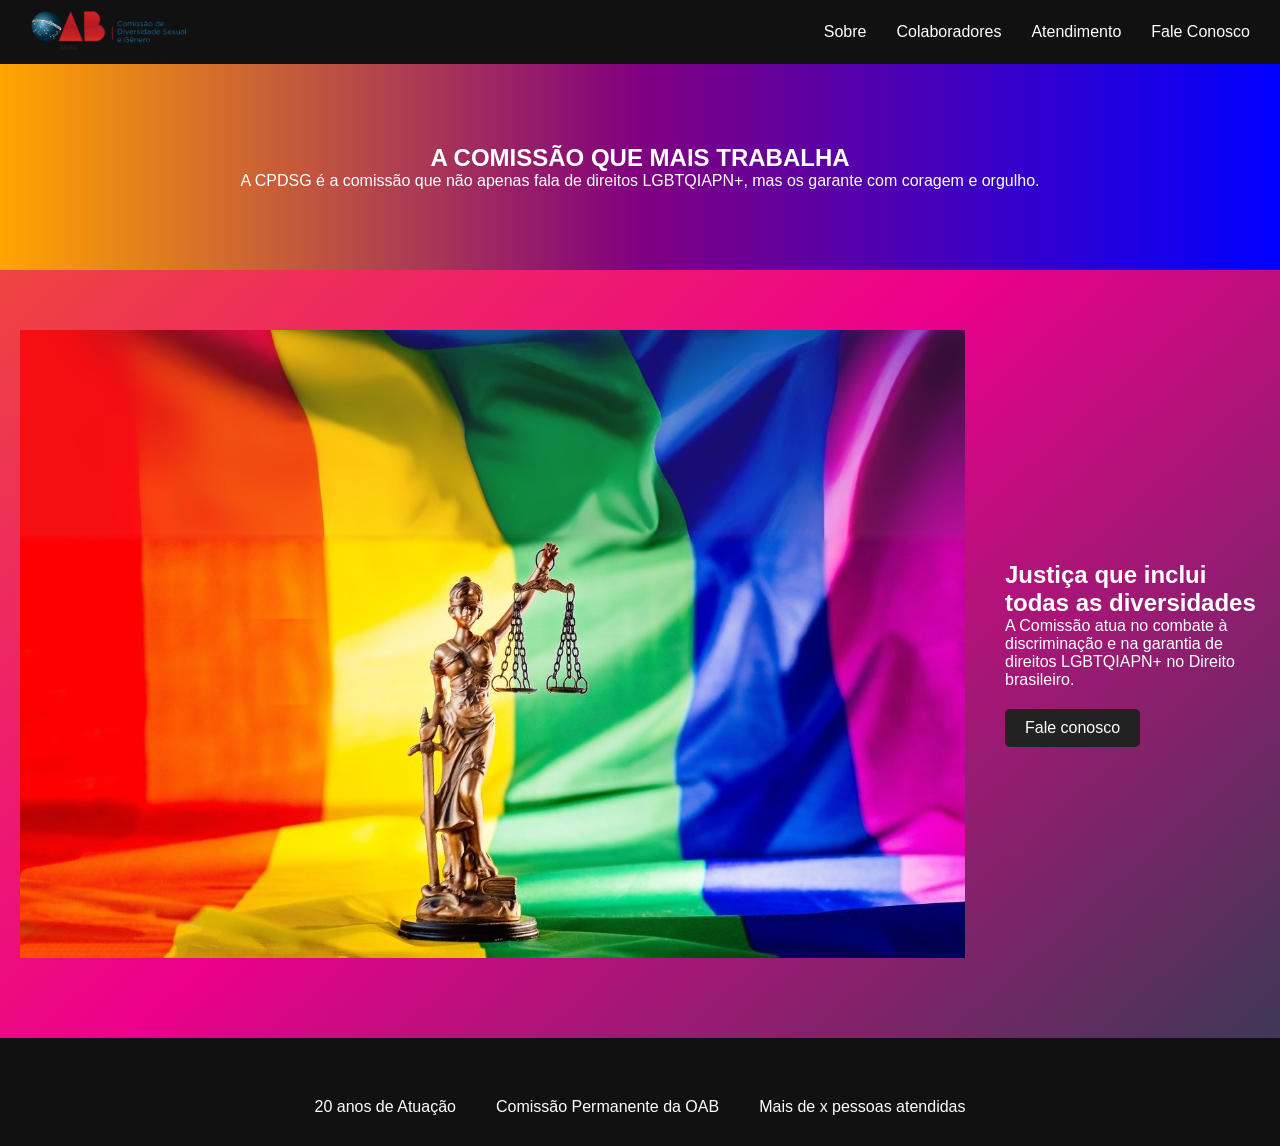
<file: html/index.html>
<!DOCTYPE html>
<html lang="pt-BR">
<head>
  <meta charset="UTF-8" />
  <meta name="viewport" content="width=device-width, initial-scale=1.0"/>
  <title>Comissão OAB</title>
  <link rel="stylesheet" href="../css/style.css"/>
</head>
<body>

  <header>
    <div class="logo">
      <a href="index.html"><img src="../images/oab.png" alt="Logo da Comissão"/></a>
    </div>
    <nav>
      <ul>
        <li><a href="sobre.html">Sobre</a></li>
        <li><a href="colaboradores.html">Colaboradores</a></li>
        <li><a href="atendimento.html">Atendimento</a></li>
        <li><a href="contato.html">Fale Conosco</a></li>
      </ul>
    </nav>
  </header>

  <section class="index">
    <h1>A COMISSÃO QUE MAIS TRABALHA</h1>
    <p>A CPDSG é a comissão que não apenas fala de direitos LGBTQIAPN+, mas os garante com coragem e orgulho.</p>
    
  </section>

  <section class="justica">
    <img src="../images/lgbt.png" alt="Justiça com diversidade"/>
    <div class="text">
      <h2>Justiça que inclui todas as diversidades</h2>
      <p>A Comissão atua no combate à discriminação e na garantia de direitos LGBTQIAPN+ no Direito brasileiro.</p>
      <a href="contato.html" class="btn">Fale conosco</a>
    </div>
  </section>

  <footer id="contato">
    <div class="stats">
      <span>20 anos de Atuação</span>
      <span>Comissão Permanente da OAB</span>
      <span>Mais de x pessoas atendidas</span>
    </div>
  </footer>


</body>
</html>
</file>
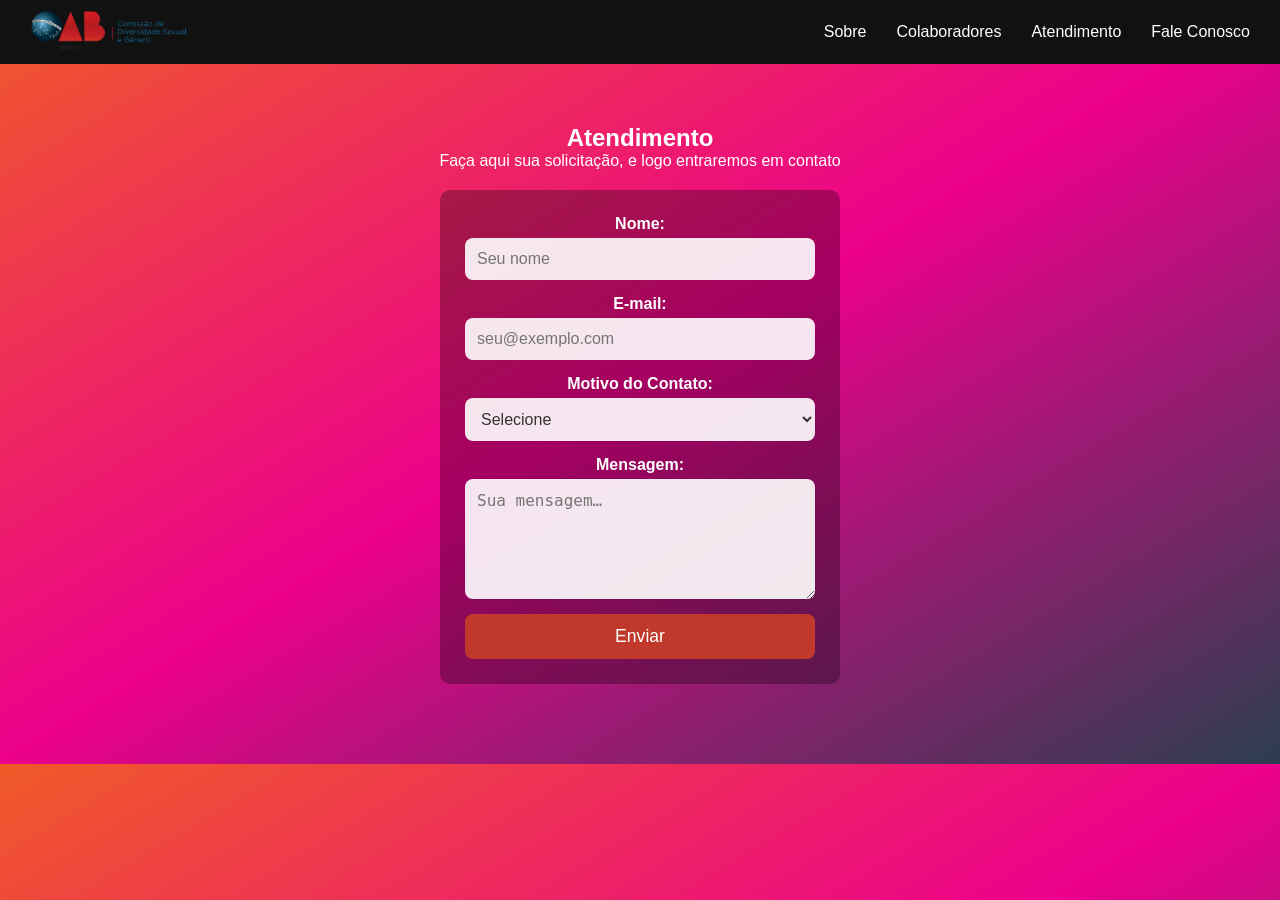
<file: html/atendimento.html>
<!DOCTYPE html>
<html lang="pt-BR">
<head>
  <meta charset="UTF-8" />
  <meta name="viewport" content="width=device-width, initial-scale=1.0"/>
  <title>Comissão OAB</title>
  <link rel="stylesheet" href="../css/style.css"/>
</head>
<body>

  <header>
    <div class="logo">
      <a href="index.html"><img src="../images/oab.png" alt="Logo da Comissão"/>
    </div>
    <nav>
      <ul>
        <li><a href="sobre.html">Sobre</a></li>
        <li><a href="colaboradores.html">Colaboradores</a></li>
        <li><a href="atendimento.html">Atendimento</a></li>
        <li><a href="contato.html">Fale Conosco</a></li>
      </ul>
    </nav>
  </header>

  <section class="comissao">
    <h2>Atendimento</h2>
    <p>Faça aqui sua solicitação, e logo entraremos em contato</p>
    <form action="https://formspree.io/f/your-form-id" method="POST">
      <label for="nome">Nome:</label>
      <input type="text" id="nome" name="nome" placeholder="Seu nome" required>

      <label for="email">E-mail:</label>
      <input type="email" id="email" name="email" placeholder="seu@exemplo.com" required>

      <label for="motivo">Motivo do Contato:</label>
      <select id="motivo" name="motivo" required>
        <option value="" disabled selected>Selecione</option>
        <option value="duvidas">Dúvidas</option>
        <option value="agendamento">Agendamento</option>
        <option value="outro">Outro</option>
      </select>

      <label for="mensagem">Mensagem:</label>
      <textarea id="mensagem" name="mensagem" rows="4" placeholder="Sua mensagem…" required></textarea>

      <button type="submit">Enviar</button>
    </form>
  </section>

</body>
</html>
</file>
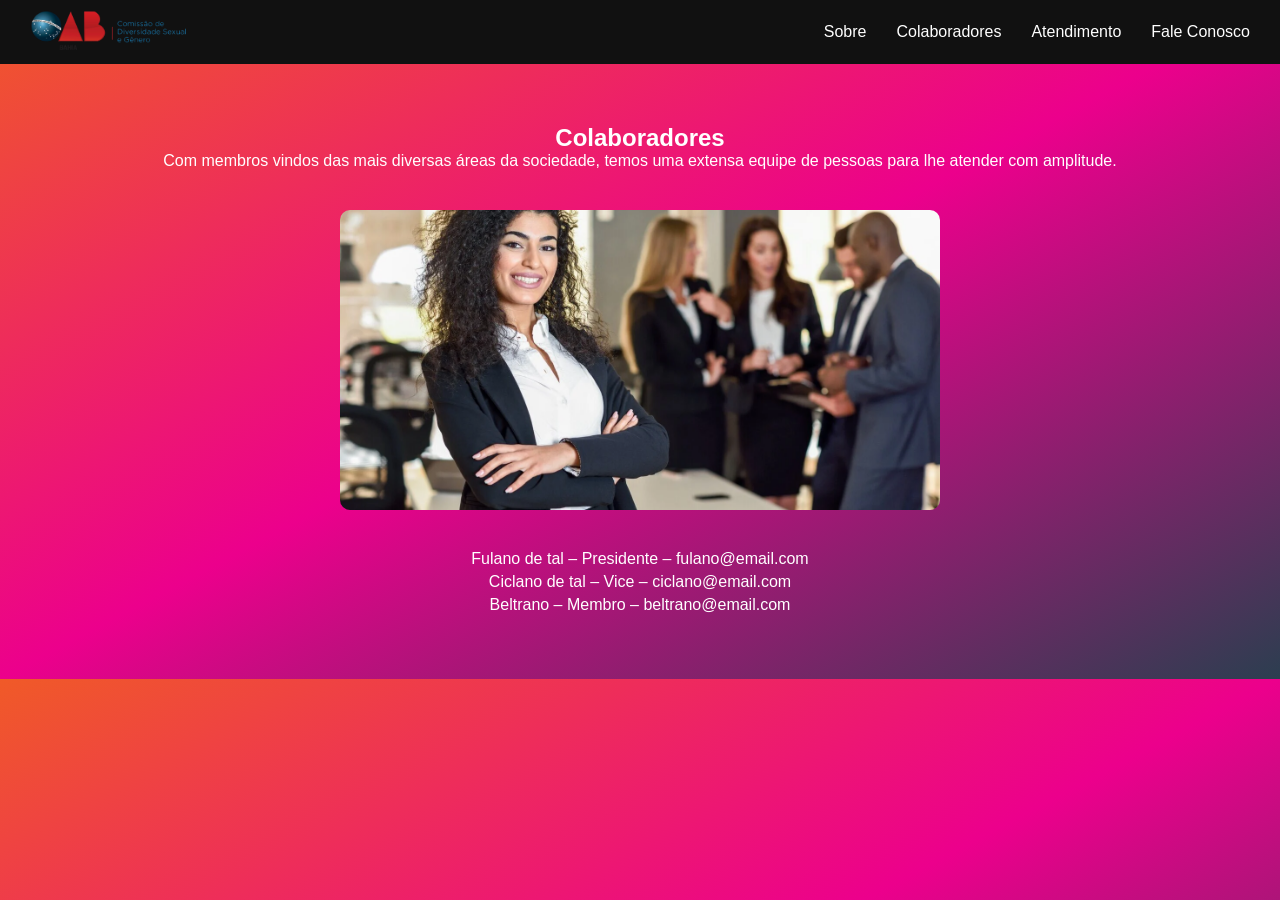
<file: html/colaboradores.html>
<!DOCTYPE html>
<html lang="pt-BR">
<head>
  <meta charset="UTF-8" />
  <meta name="viewport" content="width=device-width, initial-scale=1.0"/>
  <title>Comissão OAB</title>
  <link rel="stylesheet" href="../css/style.css"/>
</head>
<body>

  <header>
    <div class="logo">
      <a href="index.html"><img src="../images/oab.png" alt="Logo da Comissão"/></a>
    </div>
    <nav>
      <ul>
        <li><a href="sobre.html">Sobre</a></li>
        <li><a href="colaboradores.html">Colaboradores</a></li>
        <li><a href="atendimento.html">Atendimento</a></li>
        <li><a href="contato.html">Fale Conosco</a></li>
      </ul>
    </nav>
  </header>

  <section class="comissao">
    <h2>Colaboradores</h2>
    <p>Com membros vindos das mais diversas áreas da sociedade, temos uma extensa equipe de pessoas para lhe atender com amplitude.</p>
    <div class="carousel">
      <div class="slides">
        <div class="slide"><img src="../images/adv1.webp" alt="Slide 1"/></div>
        <div class="slide"><img src="../images/adv2.webp" alt="Slide 2"/></div>
        <div class="slide"><img src="../images/adv3.jpeg" alt="Slide 3"/></div>
        <div class="slide"><img src="../images/adv4.jpeg" alt="Slide 4"/></div>
        <div class="slide"><img src="../images/adv5.png" alt="Slide 5"/></div>
      </div>
    </div>
    <div class="lista-colaboradores">
      <p>Fulano de tal – Presidente – fulano@email.com</p>
      <p>Ciclano de tal – Vice – ciclano@email.com</p>
      <p>Beltrano – Membro – beltrano@email.com</p>
    </div>
  </section>

</body>
</html>
</file>
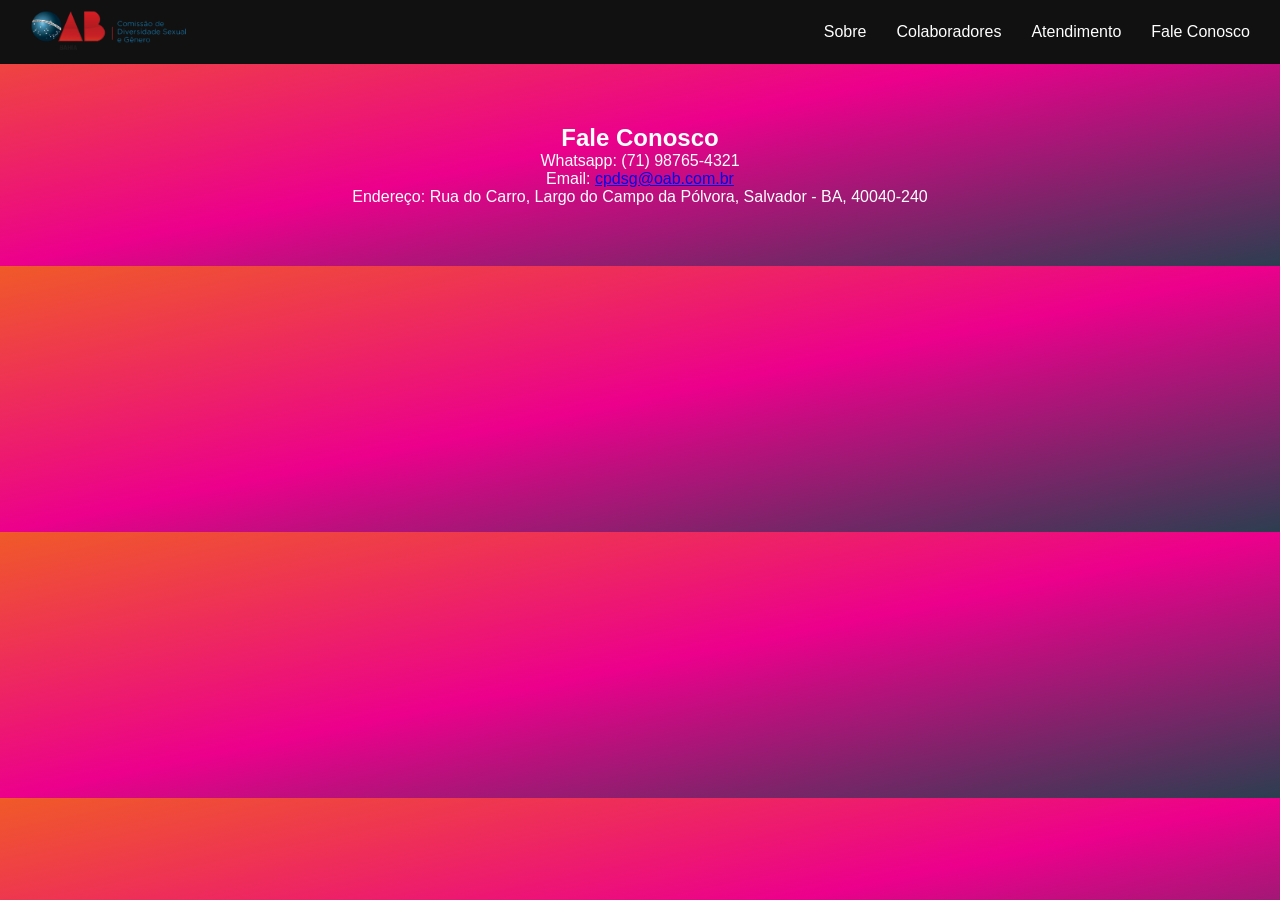
<file: html/contato.html>
<!DOCTYPE html>
<html lang="pt-BR">
<head>
  <meta charset="UTF-8" />
  <meta name="viewport" content="width=device-width, initial-scale=1.0"/>
  <title>Comissão OAB</title>
  <link rel="stylesheet" href="../css/style.css"/>
</head>
<body>

  <header>
    <div class="logo">
      <a href="index.html"><img src="../images/oab.png" alt="Logo da Comissão"/></a>
    </div>
    <nav>
      <ul>
        <li><a href="sobre.html">Sobre</a></li>
        <li><a href="colaboradores.html">Colaboradores</a></li>
        <li><a href="atendimento.html">Atendimento</a></li>
        <li><a href="contato.html">Fale Conosco</a></li>
      </ul>
    </nav>
  </header>

  <section class="comissao">
    <h2>Fale Conosco</h2>
    <p>Whatsapp: (71) 98765-4321</p>
    <p>Email: <a href="mailto:cpdsg@oab.com.br">cpdsg@oab.com.br</a></p>
    <p>Endereço: Rua do Carro, Largo do Campo da Pólvora, Salvador - BA, 40040-240</p>
  </section>

</body>
</html>
</file>
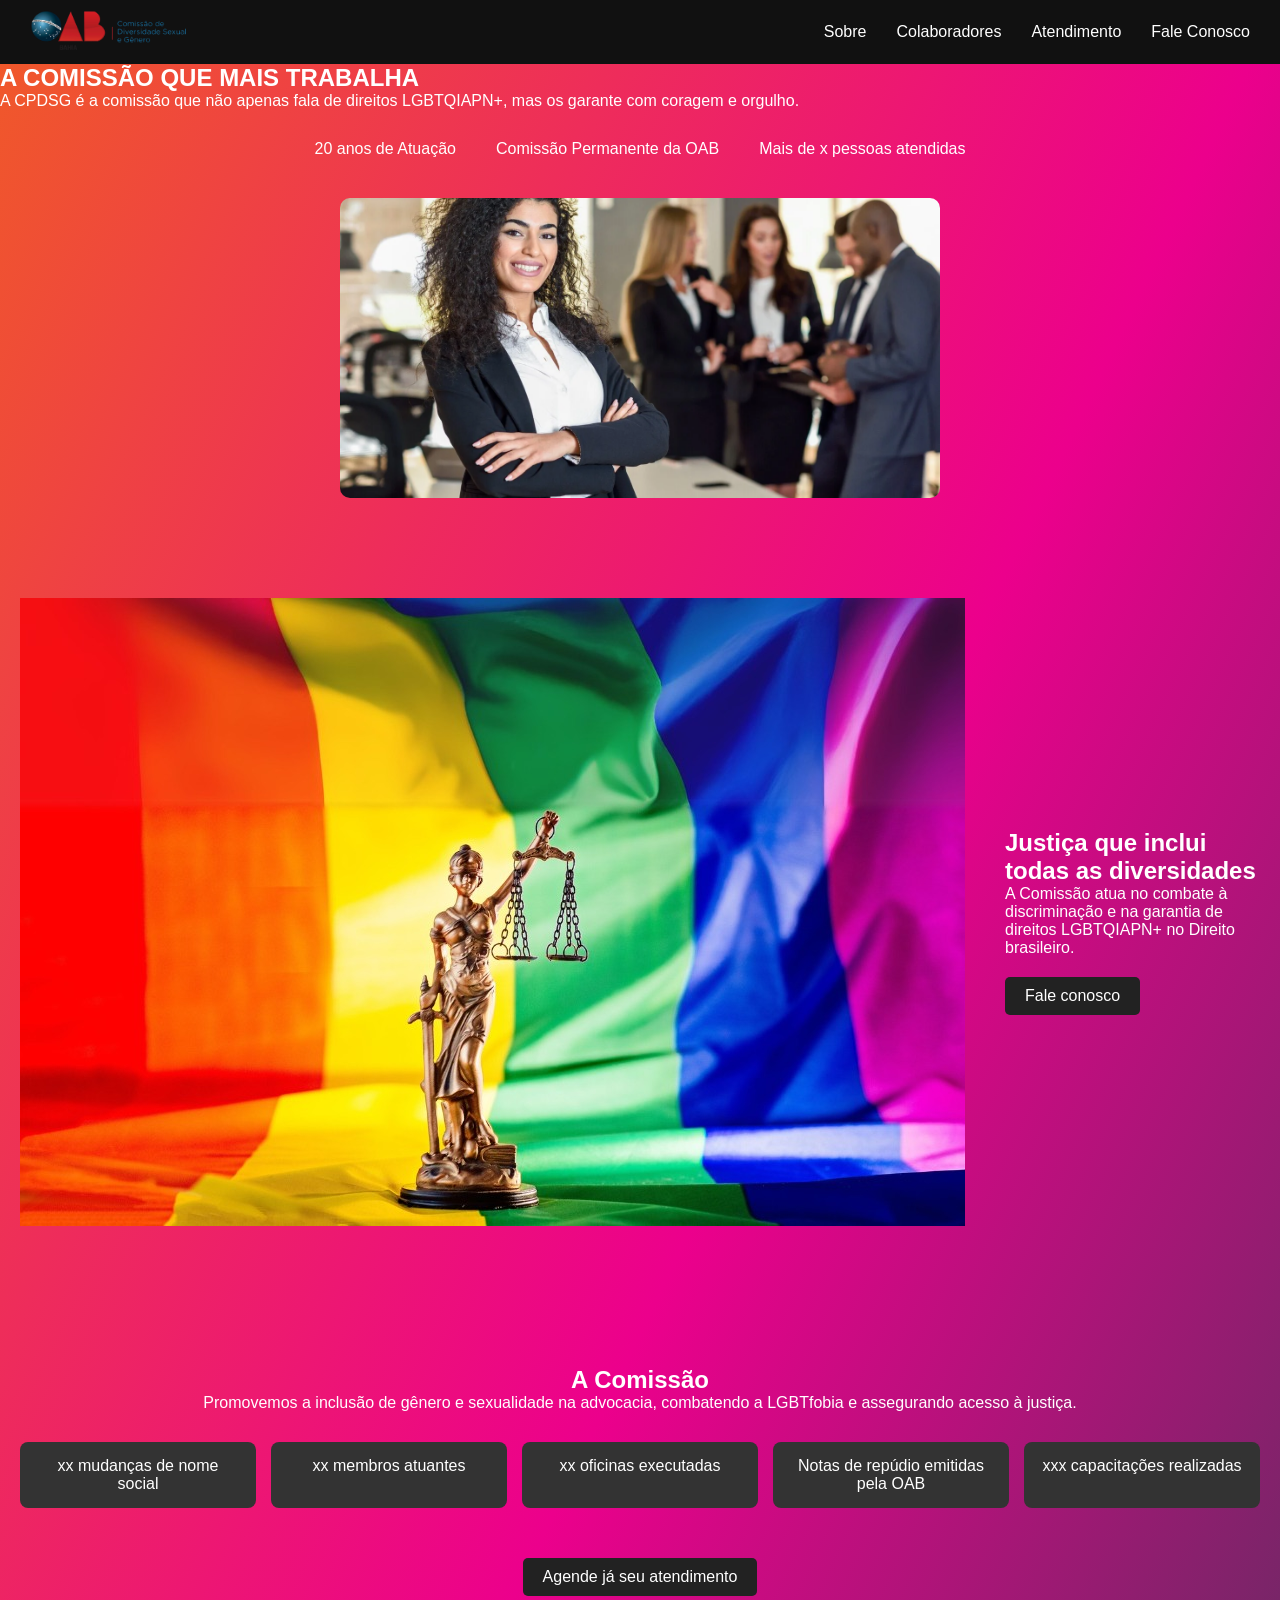
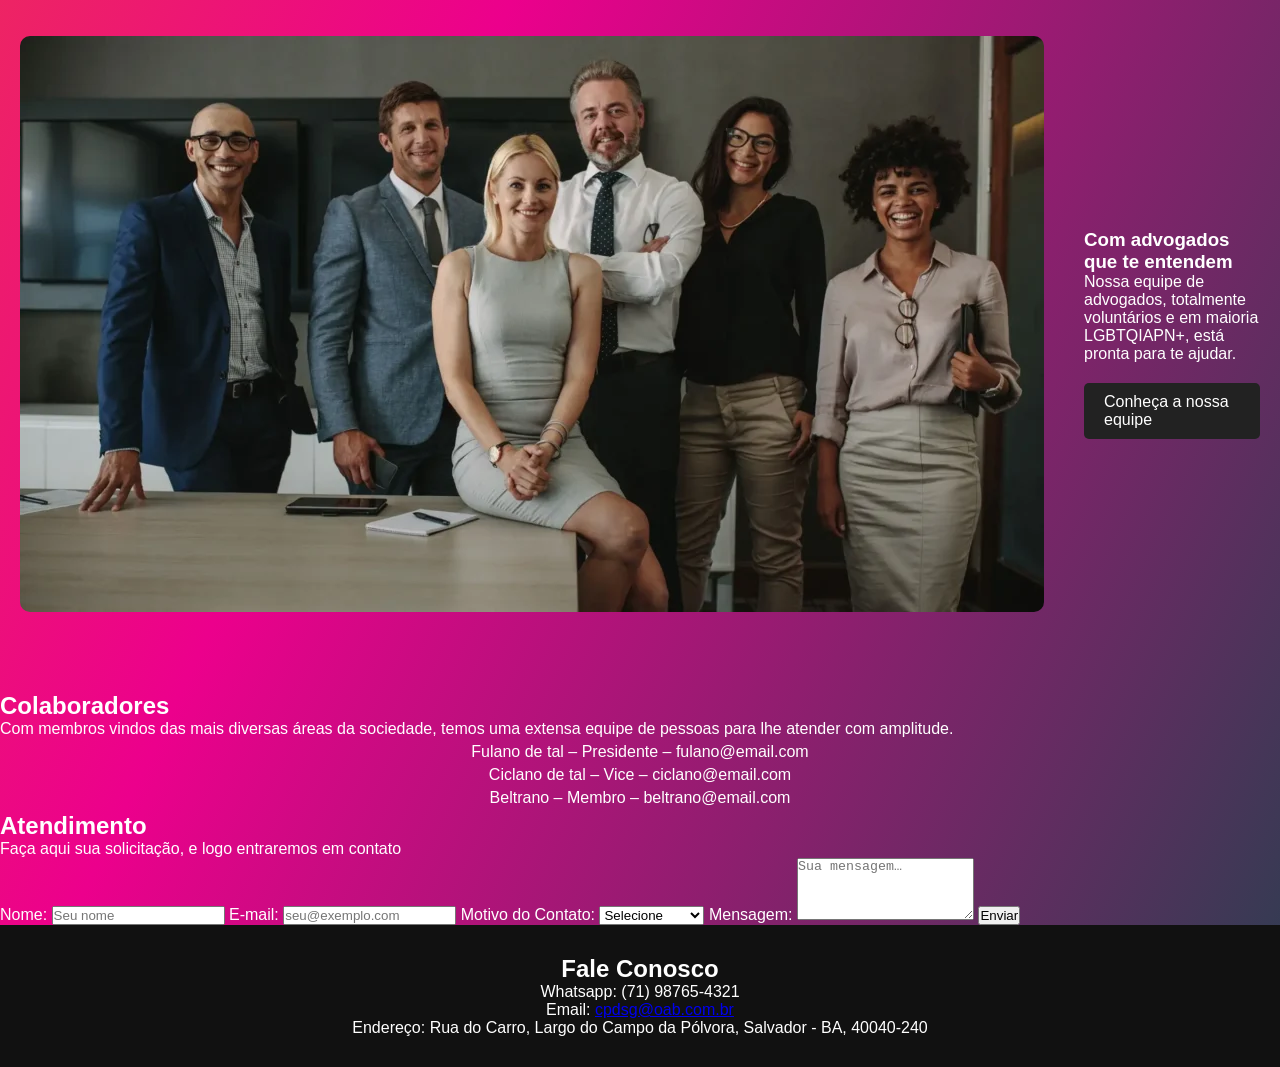
<file: html/index copy.html>
<!DOCTYPE html>
<html lang="pt-BR">
<head>
  <meta charset="UTF-8" />
  <meta name="viewport" content="width=device-width, initial-scale=1.0"/>
  <title>Comissão OAB</title>
  <link rel="stylesheet" href="../css/style.css"/>
</head>
<body>

  <header>
    <div class="logo">
      <img src="../images/oab.png" alt="Logo da Comissão"/>
    </div>
    <nav>
      <ul>
        <li><a href="#sobre">Sobre</a></li>
        <li><a href="#colaboradores">Colaboradores</a></li>
        <li><a href="#atendimento">Atendimento</a></li>
        <li><a href="#contato">Fale Conosco</a></li>
      </ul>
    </nav>
  </header>

  <section class="hero">
    <h1>A COMISSÃO QUE MAIS TRABALHA</h1>
    <p>A CPDSG é a comissão que não apenas fala de direitos LGBTQIAPN+, mas os garante com coragem e orgulho.</p>
    <div class="stats">
      <span>20 anos de Atuação</span>
      <span>Comissão Permanente da OAB</span>
      <span>Mais de x pessoas atendidas</span>
    </div>
  </section>

  <div class="carousel">
    <div class="slides">
      <div class="slide"><img src="../images/adv1.webp" alt="Slide 1"/></div>
      <div class="slide"><img src="../images/adv2.webp" alt="Slide 2"/></div>
      <div class="slide"><img src="../images/adv3.jpeg" alt="Slide 3"/></div>
      <div class="slide"><img src="../images/adv4.jpeg" alt="Slide 4"/></div>
      <div class="slide"><img src="../images/adv5.png" alt="Slide 5"/></div>
    </div>
  </div>

  <section class="justica">
    <img src="../images/lgbt.png" alt="Justiça com diversidade"/>
    <div class="text">
      <h2>Justiça que inclui todas as diversidades</h2>
      <p>A Comissão atua no combate à discriminação e na garantia de direitos LGBTQIAPN+ no Direito brasileiro.</p>
      <a href="#contato" class="btn">Fale conosco</a>
    </div>
  </section>

  <section class="comissao" id="sobre">
    <h2>A Comissão</h2>
    <p>Promovemos a inclusão de gênero e sexualidade na advocacia, combatendo a LGBTfobia e assegurando acesso à justiça.</p>
    <div class="cards">
      <div class="card">xx mudanças de nome social</div>
      <div class="card">xx membros atuantes</div>
      <div class="card">xx oficinas executadas</div>
      <div class="card">Notas de repúdio emitidas pela OAB</div>
      <div class="card">xxx capacitações realizadas</div>
    </div>
    <a href="#atendimento" class="btn">Agende já seu atendimento</a>
    <div class="equipe">
      <img src="../images/advs.png" alt="Equipe jurídica"/>
      <div class="text">
        <h3>Com advogados que te entendem</h3>
        <p>Nossa equipe de advogados, totalmente voluntários e em maioria LGBTQIAPN+, está pronta para te ajudar.</p>
        <a href="#colaboradores" class="btn">Conheça a nossa equipe</a>
      </div>
    </div>
  </section>

  <section class="colaboradores" id="colaboradores">
    <h2>Colaboradores</h2>
    <p>Com membros vindos das mais diversas áreas da sociedade, temos uma extensa equipe de pessoas para lhe atender com amplitude.</p>
    <div class="lista-colaboradores">
      <p>Fulano de tal – Presidente – fulano@email.com</p>
      <p>Ciclano de tal – Vice – ciclano@email.com</p>
      <p>Beltrano – Membro – beltrano@email.com</p>
    </div>
  </section>

  <section class="atendimento" id="atendimento">
    <h2>Atendimento</h2>
    <p>Faça aqui sua solicitação, e logo entraremos em contato</p>
    <form action="https://formspree.io/f/your-form-id" method="POST">
      <label for="nome">Nome:</label>
      <input type="text" id="nome" name="nome" placeholder="Seu nome" required>

      <label for="email">E-mail:</label>
      <input type="email" id="email" name="email" placeholder="seu@exemplo.com" required>

      <label for="motivo">Motivo do Contato:</label>
      <select id="motivo" name="motivo" required>
        <option value="" disabled selected>Selecione</option>
        <option value="duvidas">Dúvidas</option>
        <option value="agendamento">Agendamento</option>
        <option value="outro">Outro</option>
      </select>

      <label for="mensagem">Mensagem:</label>
      <textarea id="mensagem" name="mensagem" rows="4" placeholder="Sua mensagem…" required></textarea>

      <button type="submit">Enviar</button>
    </form>
  </section>

  <footer id="contato">
    <h2>Fale Conosco</h2>
    <p>Whatsapp: (71) 98765-4321</p>
    <p>Email: <a href="mailto:cpdsg@oab.com.br">cpdsg@oab.com.br</a></p>
    <p>Endereço: Rua do Carro, Largo do Campo da Pólvora, Salvador - BA, 40040-240</p>
  </footer>

</body>
</html>
</file>
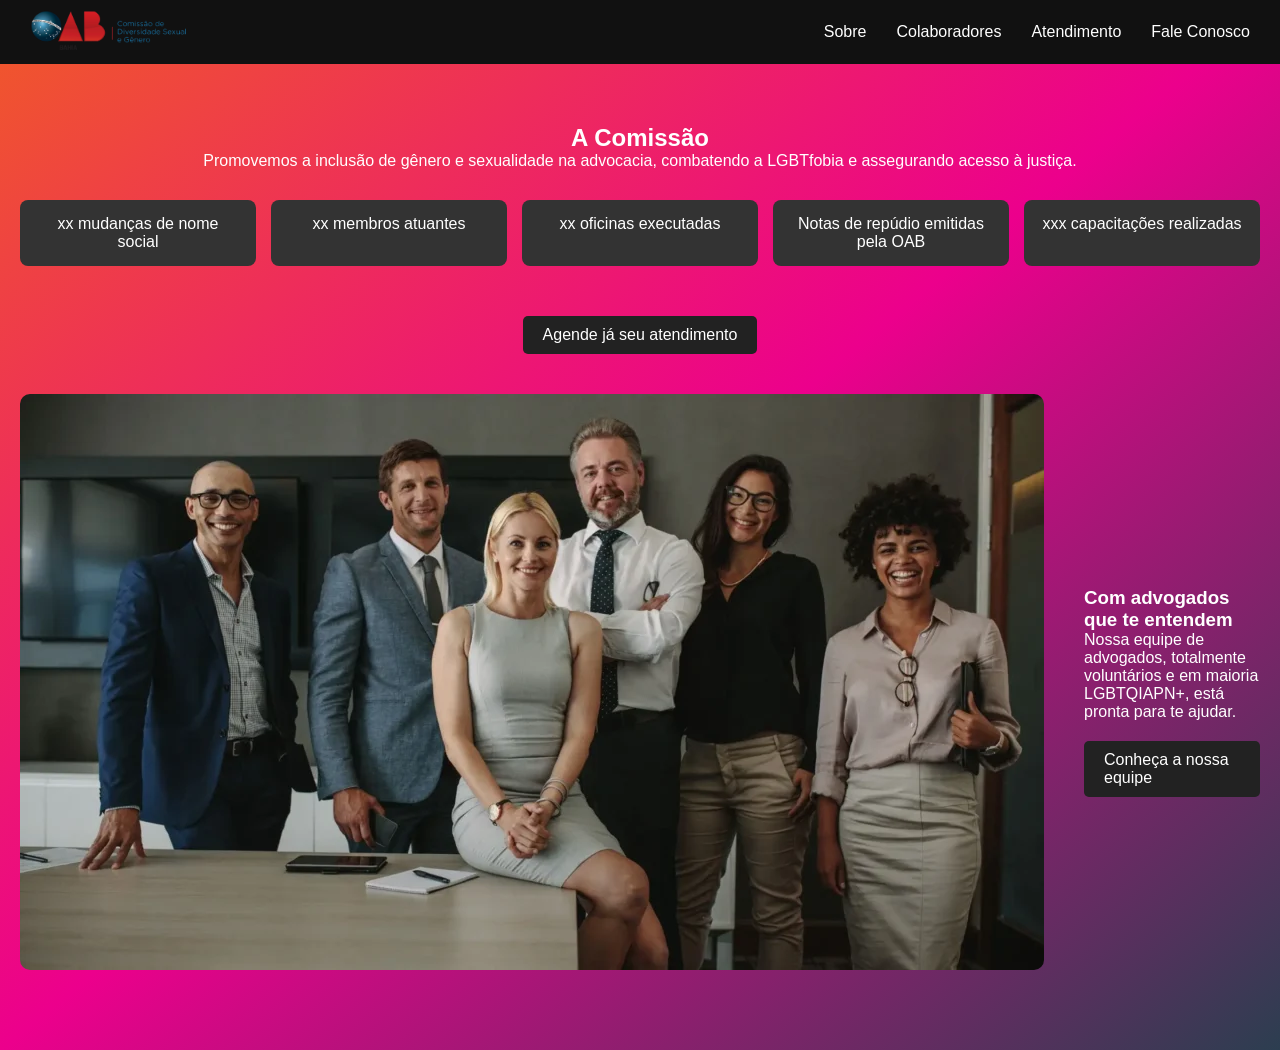
<file: html/sobre.html>
<!DOCTYPE html>
<html lang="pt-BR">
<head>
  <meta charset="UTF-8" />
  <meta name="viewport" content="width=device-width, initial-scale=1.0"/>
  <title>Comissão OAB</title>
  <link rel="stylesheet" href="../css/style.css"/>
</head>
<body>

  <header>
    <div class="logo">
      <a href="index.html"><img src="../images/oab.png" alt="Logo da Comissão"/></a>
    </div>
    <nav>
      <ul>
        <li><a href="sobre.html">Sobre</a></li>
        <li><a href="colaboradores.html">Colaboradores</a></li>
        <li><a href="atendimento.html">Atendimento</a></li>
        <li><a href="contato.html">Fale Conosco</a></li>
      </ul>
    </nav>
  </header>

  <section class="comissao">
    <h2>A Comissão</h2>
    <p>Promovemos a inclusão de gênero e sexualidade na advocacia, combatendo a LGBTfobia e assegurando acesso à justiça.</p>
    <div class="cards">
      <div class="card">xx mudanças de nome social</div>
      <div class="card">xx membros atuantes</div>
      <div class="card">xx oficinas executadas</div>
      <div class="card">Notas de repúdio emitidas pela OAB</div>
      <div class="card">xxx capacitações realizadas</div>
    </div>
    <a href="atendimento.html" class="btn">Agende já seu atendimento</a>
    <div class="equipe">
      <img src="../images/advs.png" alt="Equipe jurídica"/>
      <div class="text">
        <h3>Com advogados que te entendem</h3>
        <p>Nossa equipe de advogados, totalmente voluntários e em maioria LGBTQIAPN+, está pronta para te ajudar.</p>
        <a href="colaboradores.html" class="btn">Conheça a nossa equipe</a>
      </div>
    </div>
  </section>

</body>
</html>
</file>
<file: css/style.css>
* { 
    margin:0; 
    padding:0; 
    box-sizing:border-box; 
  }
  
  body {
    font-family: sans-serif;
    color: white;
    background: linear-gradient(to bottom right, #f05a28, #ec008c, #2c3e50);
  }
  
  header {
    background: #111;
    display: flex;
    justify-content: space-between;
    align-items: center;
    padding: 10px 30px;
  }
  
  header .logo img { 
    height:40px; 
  }
  
  nav ul {
    list-style:none;
    display:flex;
    gap:30px;
  }
  
  nav ul li a {
    color:white;
    text-decoration:none;
  }
  
  /* Index */

  .index {
    text-align:center;
    padding:80px 20px;
    background: linear-gradient(to right, orange, purple, blue);
  }

  .justica {
    display:flex;
    flex-direction:column;
    text-align:center;
    padding:60px 20px;
  }
  
  .justica img {
    max-width:100%;
    height:auto;
    margin-bottom:20px;
  }

  /* Sobre */
  
  .stats {
    margin-top:30px;
    display:flex;
    justify-content:center;
    gap:40px;
    flex-wrap:wrap;
  }
  
  .carousel {
    overflow: hidden;
    max-width: 600px;
    margin: 40px auto;
    position: relative;
    height: 300px;
  }
  
  .slides {
    display: flex;
    height: 100%;
    animation: slide 12s infinite;
  }
  
  .slide {
    width: 100%;
    flex-shrink: 0;
    height: 100%;
  }
  
  .slide img {
    width: 100%;
    height: 100%;
    object-fit: cover;
    border-radius: 10px;
  }
  
  @keyframes slide {
    0%   { transform: translateX(0); }
    30%  { transform: translateX(0); }
    33%  { transform: translateX(-100%); }
    63%  { transform: translateX(-100%); }
    66%  { transform: translateX(-200%); }
    96%  { transform: translateX(-200%); }
    100% { transform: translateX(0); }
  }
  

  
  .btn {
    display:inline-block;
    margin-top:20px;
    background:#222;
    padding:10px 20px;
    color:white;
    border-radius:5px;
    text-decoration:none;
  }
  
  .comissao {
    padding:60px 20px;
    text-align:center;
  }
  
  .cards {
    display:flex;
    flex-wrap:wrap;
    gap:15px;
    justify-content:center;
    margin:30px 0;
  }
  
  .card {
    background:#333;
    padding:15px;
    border-radius:8px;
    flex:1 1 150px;
  }
  
  .equipe {
    display:flex;
    flex-direction:column;
    align-items:center;
    margin-top:40px;
  }
  
  .equipe img {
    max-width:100%;
    border-radius:10px;
    margin-bottom:20px;
  }
  
  .lista-colaboradores p {
    text-align:center;
    margin:5px 0;
  }
  
  .comissao form {
    display: flex;
    flex-direction: column;
    max-width: 400px;
    margin: 20px auto;
    gap: 15px;
    background: rgba(0,0,0,0.3);
    padding: 25px;
    border-radius: 10px;
  }
  
  .comissao label {
    font-weight: bold;
    margin-bottom: -10px;
  }
  
  .comissao input,
  .comissao select,
  .comissao textarea {
    padding: 12px;
    border: none;
    border-radius: 8px;
    font-size: 1rem;
    background: rgba(255,255,255,0.9);
    color: #333;
  }
  
  .comissao textarea {
    resize: vertical;
    min-height: 120px;
  }
  
  .comissao button {
    padding: 12px;
    background-color: #c0392b;
    color: white;
    border: none;
    border-radius: 8px;
    font-size: 1.1rem;
    cursor: pointer;
    transition: background 0.3s;
  }
  
  .comissao button:hover {
    background-color: #e74c3c;
  }
  
  footer {
    background:#111;
    text-align:center;
    padding:30px 20px;
  }
  
  @media (min-width: 768px) {
    .justica {
      flex-direction:row;
      justify-content:center;
      align-items:center;
      text-align:left;
      gap:40px;
    }
    .equipe {
      flex-direction:row;
      gap:40px;
      text-align:left;
    }
  }
</file>
